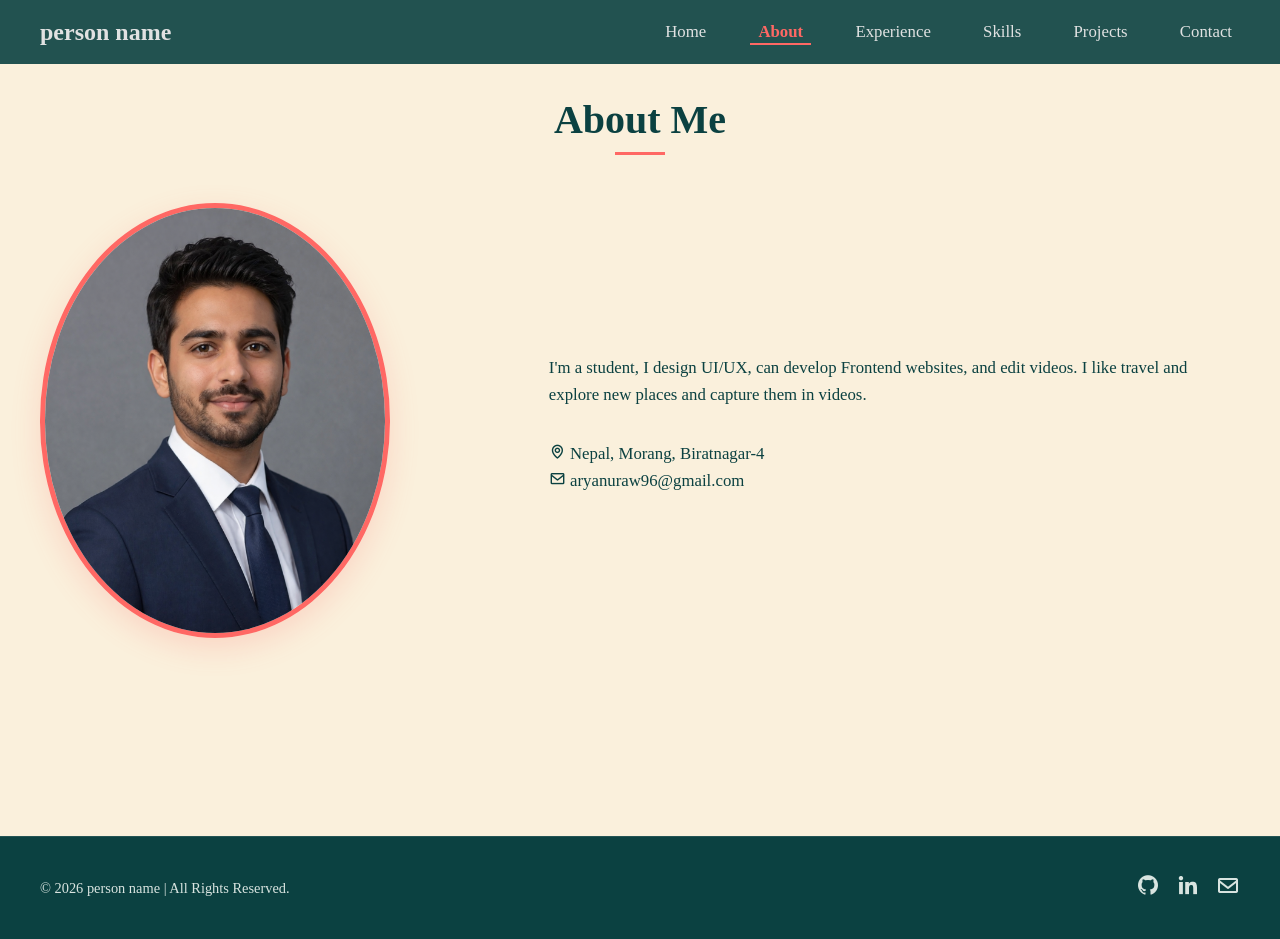
<file: about.html>
<!DOCTYPE html>
<html lang="en">
<head>
    <meta charset="UTF-8">
    
    <meta name="viewport" content="width=device-width, initial-scale=1.0">
    <meta name="description" content="About Aryan Uraw, Frontend Developer, UI/UX Designer, and Video Editor based in Nepal.">
    <meta name="keywords" content="Aryan Uraw, about me, frontend developer, UI/UX designer, web developer, video editor, portfolio">
    <meta name="author" content="Aryan Uraw">
    <meta name="robots" content="index, follow">
    <title>About | Aryan Uraw</title>

    <link href="https://fonts.googleapis.com/css2?family=Poppins:wght@300;400;500;600;700&display=swap" rel="stylesheet">

    <link href='https://unpkg.com/boxicons@2.1.4/css/boxicons.min.css' rel='stylesheet'>

    <link href="https://unpkg.com/aos@2.3.1/dist/aos.css" rel="stylesheet">

    <link rel="stylesheet" href="style.css">
</head>
<body>

    <header class="header">
        <nav class="nav container">
            <a href="index.html" class="nav-logo">person name</a>

            <div class="nav-menu" id="nav-menu">
                <ul class="nav-list">
                    <li><a href="index.html" class="nav-link">Home</a></li>
                    <li><a href="about.html" class="nav-link active">About</a></li>
                    <li><a href="experience.html" class="nav-link">Experience</a></li>
                    <li><a href="skills.html" class="nav-link">Skills</a></li>
                    <li><a href="projects.html" class="nav-link">Projects</a></li>
                    <li><a href="contact.html" class="nav-link">Contact</a></li>
                </ul>
                <div class="nav-close" id="nav-close">
                    <i class='bx bx-x'></i>
                </div>
            </div>

            <div class="nav-toggle" id="nav-toggle">
                <i class='bx bx-menu'></i>
            </div>
        </nav>
    </header>


    <main class="main">
        <section class="about" id="about">
            <div class="container">
                <h2 class="section-title" data-aos="fade-up">About Me</h2>
                <div class="about-container grid">
                    <div class="about-image" data-aos="fade-right">
                        <img src="20260204_193103.jpg.jpeg" alt="Aryan Uraw Profile Picture">
                    </div>
                    <div class="about-data" data-aos="fade-left">
                        <p class="about-description">
                            I'm a student, I design UI/UX, can develop Frontend websites, and edit videos. 
                            I like travel and explore new places and capture them in videos.
                        </p>
                      
                            <div>
                                <i class='bx bx-map'></i>
                                <span>Nepal, Morang, Biratnagar-4</span>
                            </div>
                            <div>
                                <i class='bx bx-envelope'></i>
                                <span>aryanuraw96@gmail.com</span>
                            </div>
                        </div>
                    </div>
                </div>
            </div>
        </section>
    </main>

    <footer class="footer">
        <div class="container">
            <div class="footer-content">
                <p>&copy; 2026 person name | All Rights Reserved.</p>
                <div class="footer-socials">
                    <a href="https://github.com/personname" class="social-link"><i class='bx bxl-github'></i></a>
                    <a href="https://www.linkedin.com/in/personname" class="social-link"><i class='bx bxl-linkedin'></i></a>
                    <a href="mailto:personname@gmail.com" class="social-link"><i class='bx bx-envelope'></i></a>
                </div>
            </div>
        </div>
    </footer>

    <script src="https://unpkg.com/aos@2.3.1/dist/aos.js"></script>
    <script src="script.js"></script>

</body>
</html>
</file>
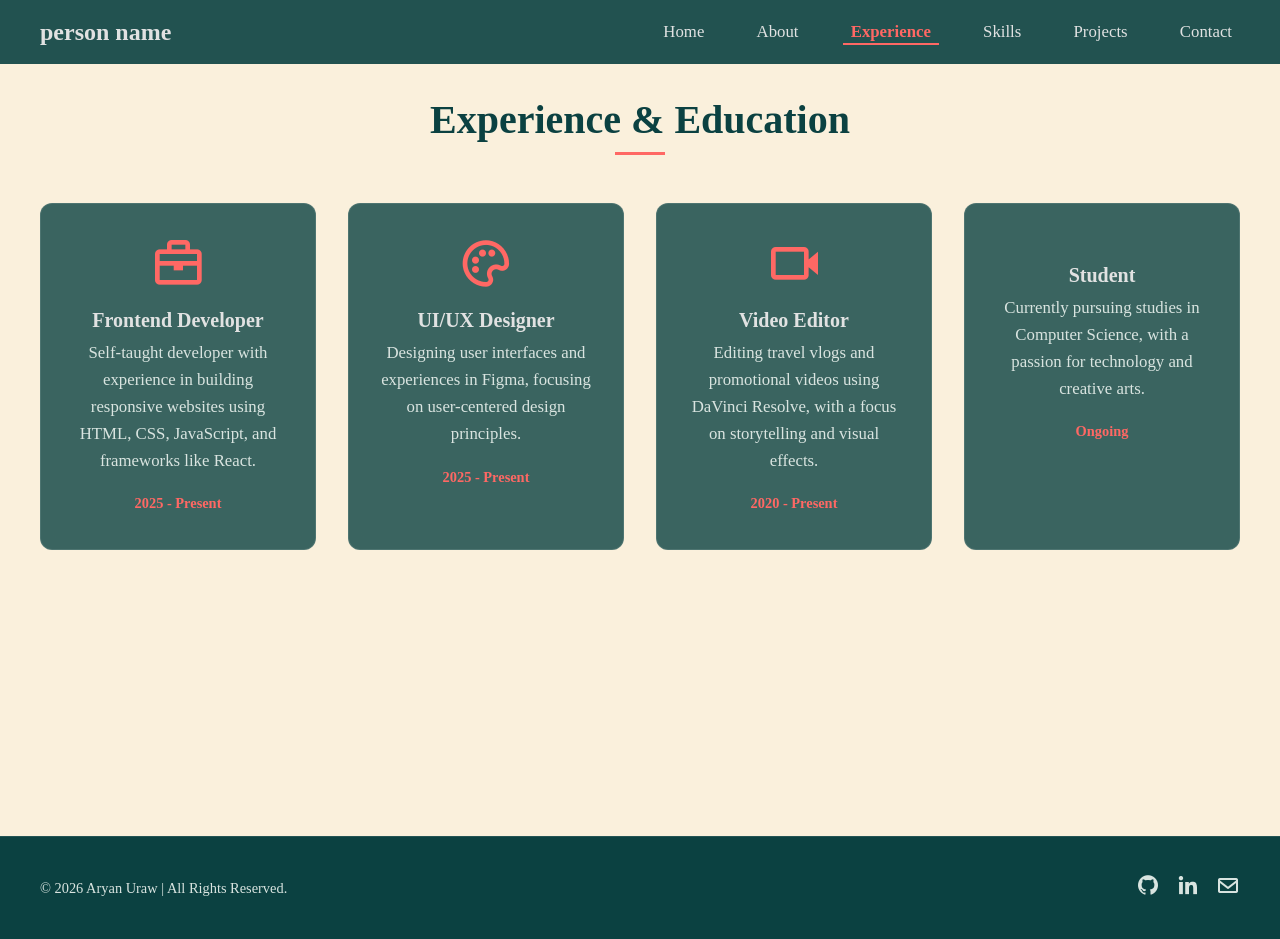
<file: experience.html>
<!DOCTYPE html>
<html lang="en">
<head>
    <meta charset="UTF-8">
    
    <meta name="viewport" content="width=device-width, initial-scale=1.0">
    <meta name="description" content="Experience and Education of Aryan Uraw, Frontend Developer, UI/UX Designer, and Video Editor.">
    <meta name="keywords" content="Aryan Uraw, experience, education, frontend developer, UI/UX designer, video editor, portfolio">
    <meta name="author" content="Aryan Uraw">
    <meta name="robots" content="index, follow">
    <title>Experience | person name</title>

    <link href="https://fonts.googleapis.com/css2?family=Poppins:wght@300;400;500;600;700&display=swap" rel="stylesheet">

    <link href='https://unpkg.com/boxicons@2.1.4/css/boxicons.min.css' rel='stylesheet'>

    <link href="https://unpkg.com/aos@2.3.1/dist/aos.css" rel="stylesheet">

    <link rel="stylesheet" href="style.css">
</head>
<body>

    <header class="header">
        <nav class="nav container">
            <a href="index.html" class="nav-logo">person name</a>

            <div class="nav-menu" id="nav-menu">
                <ul class="nav-list">
                    <li><a href="index.html" class="nav-link">Home</a></li>
                    <li><a href="about.html" class="nav-link">About</a></li>
                    <li><a href="experience.html" class="nav-link active">Experience</a></li>
                    <li><a href="skills.html" class="nav-link">Skills</a></li>
                    <li><a href="projects.html" class="nav-link">Projects</a></li>
                    <li><a href="contact.html" class="nav-link">Contact</a></li>
                </ul>
                <div class="nav-close" id="nav-close">
                    <i class='bx bx-x'></i>
                </div>
            </div>

            <div class="nav-toggle" id="nav-toggle">
                <i class='bx bx-menu'></i>
            </div>
        </nav>
    </header>


    <main class="main">
        <section class="experience" id="experience">
            <div class="container">
                <h2 class="section-title" data-aos="fade-up">Experience & Education</h2>
                <div class="experience-container grid">
                    <div class="experience-card glass-card" data-aos="fade-up" data-aos-delay="100">
                        <i class='bx bx-briefcase'></i>
                        <h3>Frontend Developer</h3>
                        <p>Self-taught developer with experience in building responsive websites using HTML, CSS, JavaScript, and frameworks like React.</p>
                        <span class="experience-date">2025 - Present</span>
                    </div>
                    <div class="experience-card glass-card" data-aos="fade-up" data-aos-delay="200">
                        <i class='bx bx-palette'></i>
                        <h3>UI/UX Designer</h3>
                        <p>Designing user interfaces and experiences in Figma, focusing on user-centered design principles.</p>
                        <span class="experience-date">2025 - Present</span>
                    </div>
                    <div class="experience-card glass-card" data-aos="fade-up" data-aos-delay="300">
                        <i class='bx bx-video'></i>
                        <h3>Video Editor</h3>
                        <p>Editing travel vlogs and promotional videos using DaVinci Resolve, with a focus on storytelling and visual effects.</p>
                        <span class="experience-date">2020 - Present</span>
                    </div>
                    <div class="experience-card glass-card" data-aos="fade-up" data-aos-delay="400">
                        <i class='bx bx-graduation'></i>
                        <h3>Student</h3>
                        <p>Currently pursuing studies in Computer Science, with a passion for technology and creative arts.</p>
                        <span class="experience-date">Ongoing</span>
                    </div>
                </div>
            </div>
        </section>
    </main>

    <footer class="footer">
        <div class="container">
            <div class="footer-content">
                <p>&copy; 2026 Aryan Uraw | All Rights Reserved.</p>
                <div class="footer-socials">
                    <a href="https://github.com/aryanuraw9" class="social-link"><i class='bx bxl-github'></i></a>
                    <a href="https://www.linkedin.com/in/aryan-uraw-07130b373" class="social-link"><i class='bx bxl-linkedin'></i></a>
                    <a href="mailto:aryanuraw96@gmail.com" class="social-link"><i class='bx bx-envelope'></i></a>
                </div>
            </div>
        </div>
    </footer>

    <script src="https://unpkg.com/aos@2.3.1/dist/aos.js"></script>
    <script src="script.js"></script>

</body>
</html>
</file>
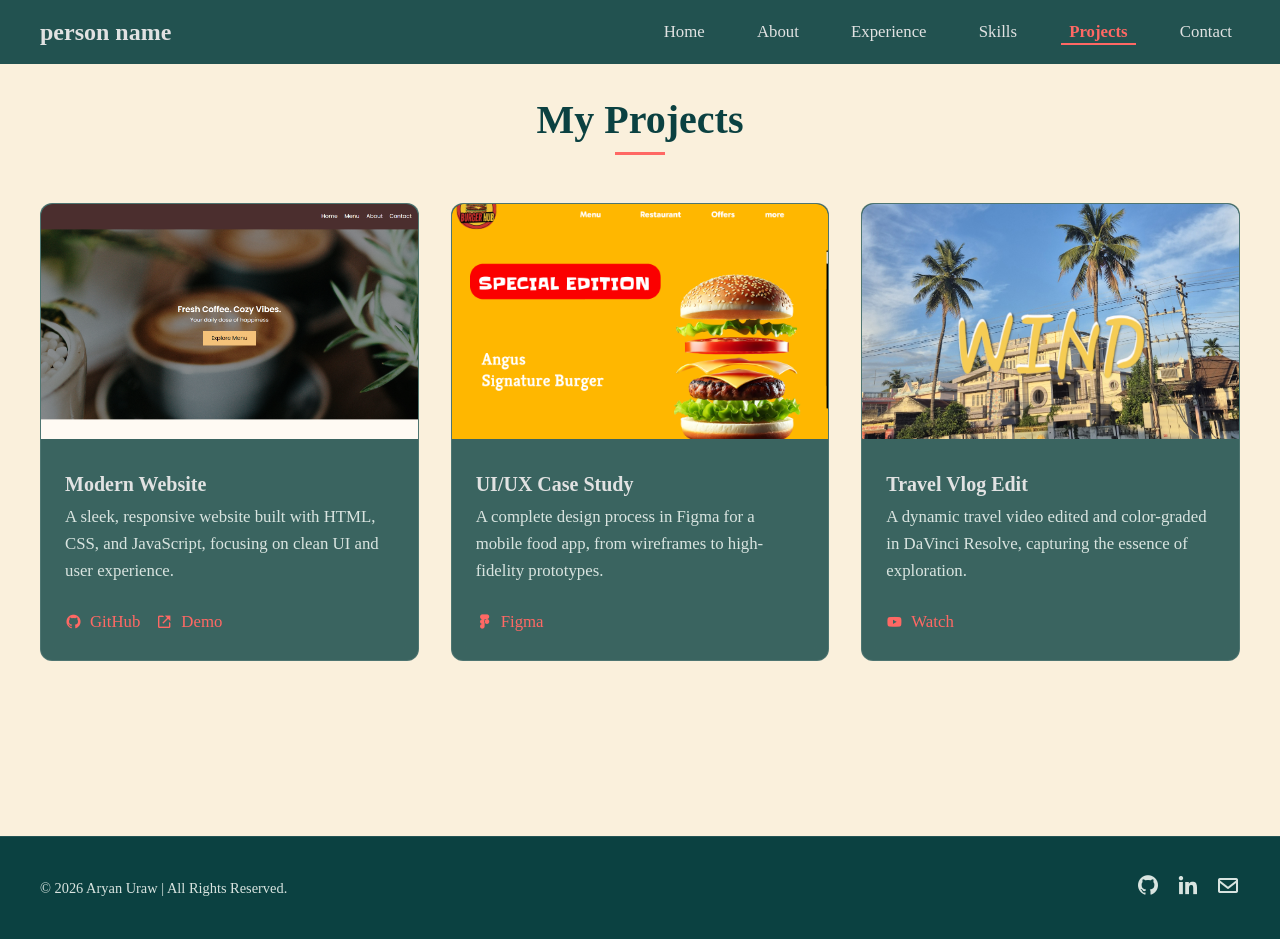
<file: projects.html>
<!DOCTYPE html>
<html lang="en">
<head>
    <meta charset="UTF-8">
    
    <meta name="viewport" content="width=device-width, initial-scale=1.0">
    <meta name="description" content="Projects by Aryan Uraw - Web Development, UI/UX Design, Video Editing work.">
    <meta name="keywords" content="Aryan Uraw, projects, portfolio, web development, UI/UX design, video editor">
    <meta name="author" content="Aryan Uraw">
    <meta name="robots" content="index, follow">
    <title>Projects | person name</title>

    <link href="https://fonts.googleapis.com/css2?family=Poppins:wght=300;400;500;600;700&display=swap" rel="stylesheet">

    <link href='https://unpkg.com/boxicons@2.1.4/css/boxicons.min.css' rel='stylesheet'>

    <link href="https://unpkg.com/aos@2.3.1/dist/aos.css" rel="stylesheet">

    <link rel="stylesheet" href="style.css">
</head>
<body>

    <header class="header">
        <nav class="nav container">
            <a href="index.html" class="nav-logo">person name</a>

            <div class="nav-menu" id="nav-menu">
                <ul class="nav-list">
                    <li><a href="index.html" class="nav-link">Home</a></li>
                    <li><a href="about.html" class="nav-link">About</a></li>
                    <li><a href="experience.html" class="nav-link">Experience</a></li>
                    <li><a href="skills.html" class="nav-link">Skills</a></li>
                    <li><a href="projects.html" class="nav-link active">Projects</a></li>
                    <li><a href="contact.html" class="nav-link">Contact</a></li>
                </ul>
                <div class="nav-close" id="nav-close">
                    <i class='bx bx-x'></i>
                </div>
            </div>

            <div class="nav-toggle" id="nav-toggle">
                <i class='bx bx-menu'></i>
            </div>
        </nav>
    </header>


    <main class="main">
        <section class="projects" id="projects">
            <div class="container">
                <h2 class="section-title" data-aos="fade-up">My Projects</h2>
                <div class="projects-container grid">

                    <div class="project-card glass-card" data-aos="fade-up" data-aos-delay="100">
                        <img src="Screenshot 2026-01-18 084417.png" alt="Project 1 Thumbnail">
                        <h3>Modern Website</h3>
                        <p>A sleek, responsive website built with HTML, CSS, and JavaScript, focusing on clean UI and user experience.</p>
                        <div class="project-links">
                            <a href="https://github.com/aryanuraw9/LFCcafe.git" target="_blank"><i class='bx bxl-github'></i> GitHub</a>
                            <a href="https://aryanuraw9.github.io/LFCcafe/" target="_blank"><i class='bx bx-link-external'></i> Demo</a>
                        </div>
                    </div>

                    <div class="project-card glass-card" data-aos="fade-up" data-aos-delay="200">
                        <img src="Screenshot 2025-11-02 181913.png" alt="Project 2 Thumbnail">
                        <h3>UI/UX Case Study</h3>
                        <p>A complete design process in Figma for a mobile food app, from wireframes to high-fidelity prototypes.</p>
                        <div class="project-links">
                            <a href="https://www.figma.com/proto/3H4j9sF7Uh7vWhWapGfc9f/Burger-HUb?page-id=0%3A1&node-id=4-75&p=f&viewport=487%2C25%2C0.24&t=iqNwsaYh4i2EvW4x-1&scaling=min-zoom&content-scaling=fixed&starting-point-node-id=4%3A75" target="_blank"><i class='bx bxl-figma'></i> Figma</a>
                        </div>
                    </div>

                    <div class="project-card glass-card" data-aos="fade-up" data-aos-delay="300">
                        <img src="20250814_175754[1].jpg" alt="Project 3 Thumbnail">
                        <h3>Travel Vlog Edit</h3>
                        <p>A dynamic travel video edited and color-graded in DaVinci Resolve, capturing the essence of exploration.</p>
                        <div class="project-links">
                            <a href="#" target="_blank"><i class='bx bxl-youtube'></i> Watch</a>
                        </div>
                    </div>

                </div>
            </div>
        </section>
    </main>

    <footer class="footer">
        <div class="container">
            <div class="footer-content">
                <p>&copy; 2026 Aryan Uraw | All Rights Reserved.</p>
                <div class="footer-socials">
                    <a href="https://github.com/aryanuraw9" class="social-link"><i class='bx bxl-github'></i></a>
                    <a href="https://www.linkedin.com/in/aryan-uraw-07130b373" class="social-link"><i class='bx bxl-linkedin'></i></a>
                    <a href="mailto:aryanuraw96@gmail.com" class="social-link"><i class='bx bx-envelope'></i></a>
                </div>
            </div>
        </div>
    </footer>

    <script src="https://unpkg.com/aos@2.3.1/dist/aos.js"></script>
    <script src="script.js"></script>

</body>
</html>
</file>
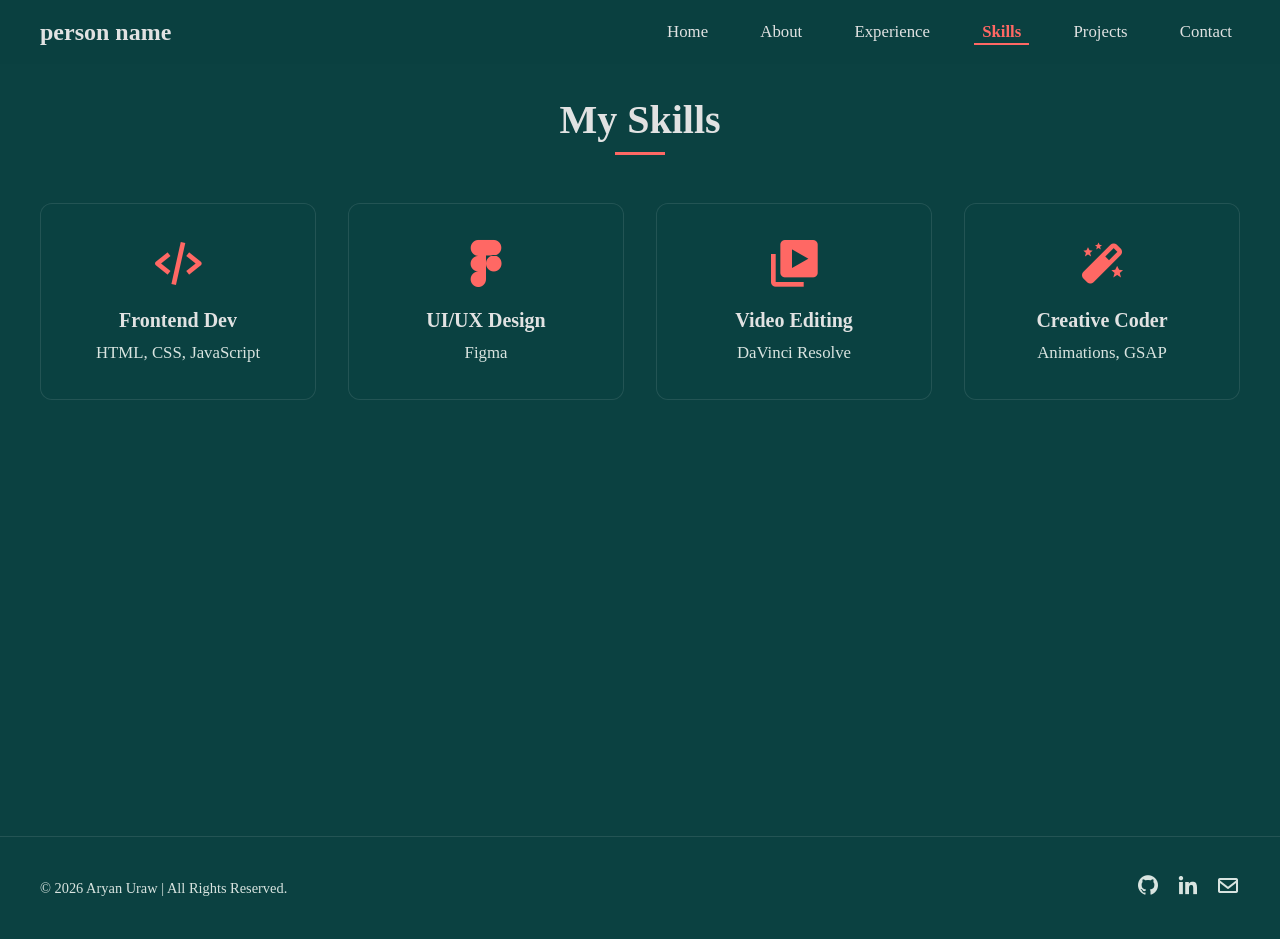
<file: skills.html>
<!DOCTYPE html>
<html lang="en">
<head>
    <meta charset="UTF-8">
    
    <meta name="viewport" content="width=device-width, initial-scale=1.0">
    <meta name="description" content="Skills of Aryan Uraw - Frontend Development, UI/UX Design, Video Editing.">
    <meta name="keywords" content="Aryan Uraw, skills, frontend developer, UI/UX designer, video editor, portfolio">
    <meta name="author" content="Aryan Uraw">
    <meta name="robots" content="index, follow">
    <title>Skills | person name</title>

    <link href="https://fonts.googleapis.com/css2?family=Poppins:wght@300;400;500;600;700&display=swap" rel="stylesheet">

    <link href='https://unpkg.com/boxicons@2.1.4/css/boxicons.min.css' rel='stylesheet'>

    <link href="https://unpkg.com/aos@2.3.1/dist/aos.css" rel="stylesheet">

    <link rel="stylesheet" href="style.css">
</head>
<body>

    <header class="header">
        <nav class="nav container">
            <a href="index.html" class="nav-logo">person name</a>

            <div class="nav-menu" id="nav-menu">
                <ul class="nav-list">
                    <li><a href="index.html" class="nav-link">Home</a></li>
                    <li><a href="about.html" class="nav-link">About</a></li>
                    <li><a href="experience.html" class="nav-link">Experience</a></li>
                    <li><a href="skills.html" class="nav-link active">Skills</a></li>
                    <li><a href="projects.html" class="nav-link">Projects</a></li>
                    <li><a href="contact.html" class="nav-link">Contact</a></li>
                </ul>
                <div class="nav-close" id="nav-close">
                    <i class='bx bx-x'></i>
                </div>
            </div>

            <div class="nav-toggle" id="nav-toggle">
                <i class='bx bx-menu'></i>
            </div>
        </nav>
    </header>


    <main class="main">
        <section class="skills" id="skills">
            <div class="container">
                <h2 class="section-title" data-aos="fade-up">My Skills</h2>
                <div class="skills-container grid">
                    
                    <div class="skill-card glass-card" data-aos="fade-up" data-aos-delay="100">
                        <i class='bx bx-code-alt'></i>
                        <h3>Frontend Dev</h3>
                        <p>HTML, CSS, JavaScript</p>
                    </div>

                    <div class="skill-card glass-card" data-aos="fade-up" data-aos-delay="200">
                        <i class='bx bxl-figma'></i>
                        <h3>UI/UX Design</h3>
                        <p>Figma</p>
                    </div>

                    <div class="skill-card glass-card" data-aos="fade-up" data-aos-delay="300">
                        <i class='bx bxs-videos'></i>
                        <h3>Video Editing</h3>
                        <p>DaVinci Resolve</p>
                    </div>

                    <div class="skill-card glass-card" data-aos="fade-up" data-aos-delay="400">
                        <i class='bx bxs-magic-wand'></i>
                        <h3>Creative Coder</h3>
                        <p>Animations, GSAP</p>
                    </div>
                </div>
            </div>
        </section>
    </main>

    <footer class="footer">
        <div class="container">
            <div class="footer-content">
                <p>&copy; 2026 Aryan Uraw | All Rights Reserved.</p>
                <div class="footer-socials">
                    <a href="https://github.com/aryanuraw9" class="social-link"><i class='bx bxl-github'></i></a>
                    <a href="https://www.linkedin.com/in/aryan-uraw-07130b373" class="social-link"><i class='bx bxl-linkedin'></i></a>
                    <a href="mailto:aryanuraw96@gmail.com" class="social-link"><i class='bx bx-envelope'></i></a>
                </div>
            </div>
        </div>
    </footer>

    <script src="https://unpkg.com/aos@2.3.1/dist/aos.js"></script>
    <script src="script.js"></script>

</body>
</html>
</file>
<file: style.css>
/* ======== GOOGLE FONT: POPPINS ======== */
@import url('https://fonts.googleapis.com/css2?family=Poppins:wght@300;400;500;600;700&display=swap');

/* ======== CSS VARIABLES (New Sophisticated Palette) ======== */
:root {
    /* New Palette Colors */
    --bg-color: #faf0dc;         /* Main Background: Cream/Ecru */
    --secondary-bg-color: #0b4141; /* Semi-Background: Deep Teal */
    --primary-color: #ff6864;    /* Buttons/Accent: Coral/Red */
    
    /* Text Colors */
    --main-bg-text-color: #1f3044; /* Hero Text: Deep Navy */
    --text-color: #e1e2e2;         /* General Text: Light Gray */
    --text-color-secondary: #D9E4E0; /* Subdued text (light blue kept for contrast) */

    /* Glass/Card adapted for dark semi-background */
    --card-bg-color: rgba(11, 65, 65, 0.8); /* Semi-transparent Deep Teal */
    --glass-border-color: rgba(255, 255, 255, 0.1);
    --shadow-color: rgba(0, 0, 0, 0.15); /* Lighter shadow for a lighter background */

    /* Responsive Typography */
    --h1-size: clamp(2rem, 6vw, 3.5rem);
    --h2-size: clamp(1.75rem, 4vw, 2.5rem);
    --h3-size: clamp(1.1rem, 2.5vw, 1.25rem);
    --body-size: clamp(0.95rem, 1.8vw, 1.05rem);

    /* Other */
    --header-height: 4rem;
    --border-radius: 12px;
}

/* ======== BASE & RESET ======== */
* {
    margin: 0;
    padding: 0;
    box-sizing: border-box;
}

html {
    scroll-behavior: smooth;
}

body {
    font-family: var(--font-family);
    background-color: var(--bg-color);
    color: var(--secondary-bg-color); /* General text is dark unless on a dark background */
    line-height: 1.6;
    font-size: var(--body-size);
    overflow-x: hidden;
}

h1, h2, h3 {
    font-weight: 600;
    line-height: 1.2;
}

ul {
    list-style: none;
}

a {
    text-decoration: none;
    color: var(--primary-color);
    transition: color 0.3s ease;
}

a:hover {
    color: var(--secondary-bg-color); /* Dark hover on light sections */
}

.nav-link.active {
    color: var(--primary-color);
    font-weight: 600;
    position: relative;
}

.nav-link.active::after {
    content: '';
    position: absolute;
    bottom: -4px;
    left: 0;
    width: 100%;
    height: 2px;
    background-color: var(--primary-color);
}

.main {
    min-height: calc(100vh - var(--header-height));
    display: flex;
    flex-direction: column;
}

.main > *:last-child {
    flex-grow: 1;
}

img {
    max-width: 100%;
    height: auto;
}

/* ======== REUSABLE CLASSES ======== */
.container {
    max-width: 1440px;
    margin-left: auto;
    margin-right: auto;
    padding-left: clamp(1rem, 5%, 2.5rem);
    padding-right: clamp(1rem, 5%, 2.5rem);
    width: 100%;
}

.grid {
    display: grid;
    gap: clamp(1rem, 3vw, 2rem);
}

.section {
    padding: 6rem 0 2rem;
}

.section-title {
    font-size: var(--h2-size);
    text-align: center;
    margin-bottom: 3rem;
    color: var(--secondary-bg-color); /* Title color for light background */
}

.section-title::after {
    content: '';
    display: block;
    width: 50px;
    height: 3px;
    background-color: var(--primary-color);
    margin: 0.5rem auto 0;
}

.btn {
    display: inline-block;
    background: var(--primary-color);
    color: #fff; /* White text on coral button */
    padding: 0.75rem 1.5rem;
    border-radius: 8px;
    font-weight: 600;
    transition: transform 0.3s ease, box-shadow 0.3s ease;
    border: none;
    cursor: pointer;
}

.btn:hover {
    transform: translateY(-3px);
    box-shadow: 0 5px 15px rgba(255, 104, 100, 0.4);
    color: #fff;
}

.glass-card {
    background: var(--card-bg-color);
    border: 1px solid var(--glass-border-color);
    backdrop-filter: blur(10px);
    -webkit-backdrop-filter: blur(10px);
    border-radius: var(--border-radius);
    padding: 2rem;
    /* Card content is on a dark background, so text is light */
    color: var(--text-color); 
    transition: transform 0.3s ease, box-shadow 0.3s ease;
}

.glass-card:hover {
    transform: translateY(-5px);
    box-shadow: 0 10px 20px var(--shadow-color);
}

/* ======== HEADER / NAV ======== */
.header {
    width: 100%;
    position: fixed;
    top: 0;
    left: 0;
    z-index: 100;
    /* Use semi-transparent dark teal */
    background-color: rgba(11, 65, 65, 0.9); 
    backdrop-filter: blur(10px);
    -webkit-backdrop-filter: blur(10px);
    transition: box-shadow 0.3s ease;
}

.header-scrolled {
    box-shadow: 0 2px 10px rgba(0, 0, 0, 0.2);
}

.nav {
    height: var(--header-height);
    display: flex;
    justify-content: space-between;
    align-items: center;
}

.nav-logo {
    font-size: 1.5rem;
    font-weight: 700;
    color: var(--text-color); /* Light on dark header */
    transition: color 0.3s ease;
}

.nav-logo:hover {
    color: var(--primary-color);
}

.nav-link {
    color: var(--text-color); /* Light on dark header */
    font-weight: 500;
    padding: 0 0.5rem;
    position: relative;
}

.nav-link::after {
    content: '';
    position: absolute;
    bottom: -5px;
    left: 0;
    width: 0;
    height: 2px;
    background-color: var(--primary-color);
    transition: width 0.3s ease;
}

.nav-link:hover,
.nav-link.active-link {
    color: var(--primary-color);
}

.nav-link:hover::after,
.nav-link.active-link::after {
    width: 100%;
}

.nav-list li {
    display: inline-block;
    margin-left: 2rem;
}

.nav-toggle, .nav-close {
    font-size: 1.5rem;
    cursor: pointer;
    display: none;
    color: var(--text-color);
}

/* ======== HERO SECTION (3D MODIFIED) ======== */
.home {
    min-height: 100vh;
    display: flex;
    align-items: center;
    position: relative;
    overflow: hidden;   
    perspective: 1500px;
}

.home-bg-video {
    position: absolute;
    top: 50%;
    left: 50%;
    transform: translate(-50%, -50%);
    min-width: 100%;
    min-height: 100%;
    width: auto;
    height: auto;
    object-fit: cover;
    z-index: -2;
}

.home-video-overlay {
    position: absolute;
    top: 0;
    left: 0;
    width: 100%;
    height: 100%;
    /* Dark overlay, use deep navy for overlay color */
    background-color: rgba(31, 48, 68, 0.75); 
    z-index: -1; 
}

.home-container {
    padding-top: var(--header-height);
}

.home-content {
    max-width: 600px;
    transform-style: preserve-3d;
    transition: transform 0.1s linear;
}

.home-content h1 {
    font-size: var(--h1-size);
    /* NEW: Main background text color */
    color: var(--main-bg-text-color); 
    margin-bottom: 0.5rem;
    transform: translateZ(60px);
}

.home-subtitle {
    font-size: var(--h3-size);
    color: var(--primary-color); /* Primary accent for subtitle */
    margin-bottom: 1rem;
    height: 2rem;
    transform: translateZ(50px);
}

.home-description {
    font-size: 1.1rem;
    /* NEW: Use the main background text color */
    color: var(--main-bg-text-color); 
    margin-bottom: 2rem;
    transform: translateZ(40px);
}

/* Make button pop out the most on the card */
.home-content .btn {
    transform: translateZ(70px);
}

.home-image {
    display: flex;
    justify-content: center;
    align-items: center;
}

.home-image img {
    border-radius: 50%;
    border: 6px solid var(--primary-color);
    width: 320px;
    height: 320px;
    object-fit: cover;
    box-shadow: 0 20px 50px rgba(255, 104, 100, 0.3);
    animation: float 6s ease-in-out infinite;
}

@keyframes float {
    0% {
        transform: translateY(0px);
    }
    50% {
        transform: translateY(-20px);
    }
    100% {
        transform: translateY(0px);
    }
}

/* Typing cursor animation */
.typing-text {
    border-right: 2px solid var(--primary-color);
    animation: blink 0.75s step-end infinite;
}

@keyframes blink {
    from, to { border-color: transparent }
    50% { border-color: var(--primary-color) }
}

/* ======== ABOUT SECTION ======== */
.about {
    background-color: var(--bg-color); /* Main background */
    padding-top: 6rem;
    padding-bottom: 6rem;
}

.about-container {
    grid-template-columns: 1fr 1.5fr;
    align-items: center;
    gap: 3rem;
}

.about-image img {
    border-radius: 50%;
    border: 5px solid var(--primary-color);
    max-width: 350px;
    width: 100%;
    box-shadow: 0 10px 30px rgba(255, 104, 100, 0.2);
}

.about-description {
    margin-bottom: 2rem;
    font-size: 1.05rem;
    color: var(--secondary-bg-color); /* Dark text on light background */
}

.about-info div {
    display: flex;
    align-items: center;
    gap: 0.75rem;
    margin-bottom: 1rem;
    color: var(--secondary-bg-color); /* Dark text on light background */
}

.about-info i {
    font-size: 1.5rem;
    color: var(--primary-color);
}

/* ======== EXPERIENCE SECTION ======== */
.experience {
    background-color: var(--bg-color);
    padding-top: 6rem;
    padding-bottom: 6rem;
}

.experience .section-title {
    color: var(--secondary-bg-color);
}

.experience-container {
    grid-template-columns: repeat(auto-fit, minmax(250px, 1fr));
    gap: 2rem;
}

.experience-card {
    text-align: center;
    position: relative;
}

.experience-card i {
    font-size: 3.5rem;
    color: var(--primary-color);
    margin-bottom: 1rem;
}

.experience-card h3 {
    font-size: var(--h3-size);
    margin-bottom: 0.5rem;
    color: var(--text-color);
}

.experience-card p {
    color: var(--text-color-secondary);
    margin-bottom: 1rem;
}

.experience-date {
    font-size: 0.9rem;
    color: var(--primary-color);
    font-weight: 600;
}

/* ======== SKILLS SECTION ======== */
.skills {
    /* Set to semi-background to ensure skill cards stand out */
    background-color: var(--secondary-bg-color); 
    padding-top: 6rem;
    padding-bottom: 6rem;
}

.skills .section-title {
    color: var(--text-color); /* Light title on dark section */
}

.skills-container {
    grid-template-columns: repeat(auto-fit, minmax(200px, 1fr));
    gap: 2rem;
}

.skill-card {
    text-align: center;
    /* Text color inside glass card is already set to var(--text-color) (light) */
}

.skill-card i {
    font-size: 3.5rem;
    color: var(--primary-color);
    margin-bottom: 1rem;
}

.skill-card h3 {
    font-size: var(--h3-size);
    margin-bottom: 0.5rem;
    color: var(--text-color); 
}

.skill-card p {
    color: var(--text-color-secondary);
}

/* ======== PROJECTS SECTION ======== */
.projects {
    /* Alternating background color for distinction */
    background-color: var(--bg-color); 
    padding-top: 6rem;
    padding-bottom: 6rem;
}

.projects .section-title {
    color: var(--secondary-bg-color); /* Dark title on light section */
}

.projects-container {
    grid-template-columns: repeat(auto-fit, minmax(320px, 1fr));
    gap: 2rem;
}

.project-card {
    padding: 0; 
    overflow: hidden;
    /* Text color inside card is light */
}

.project-card img {
    width: 100%;
    aspect-ratio: 16 / 10;
    object-fit: cover;
    border-radius: var(--border-radius) var(--border-radius) 0 0;
    transition: transform 0.3s ease;
}

.project-card:hover img {
    transform: scale(1.05);
}

.project-card h3,
.project-card p,
.project-links {
    padding: 0 1.5rem;
}

.project-card h3 {
    font-size: var(--h3-size);
    color: var(--text-color); /* Light text on dark card */
    margin-top: 1.5rem;
    margin-bottom: 0.5rem;
}

.project-card p {
    color: var(--text-color-secondary);
    margin-bottom: 1.5rem;
}

.project-links {
    margin-bottom: 1.5rem;
    display: flex;
    gap: 1rem;
}

.project-links a {
    display: inline-flex;
    align-items: center;
    gap: 0.5rem;
    font-weight: 500;
}

/* ======== CONTACT SECTION ======== */
.contact {
    background-color: var(--secondary-bg-color);
    padding-top: 6rem;
    padding-bottom: 6rem;
}

.contact .section-title {
    color: var(--text-color); /* Light title on dark section */
}

.contact-container {
    grid-template-columns: 1.5fr 1fr;
    gap: 3rem;
    align-items: flex-start;
}

.form-group {
    margin-bottom: 1.5rem;
}

.contact-form input,
.contact-form textarea {
    width: 100%;
    padding: 1rem;
    border: none;
    border-radius: 8px;
    /* Use a slightly darker teal for form inputs */
    background-color: rgba(0, 0, 0, 0.1); 
    color: var(--text-color);
    font-family: var(--font-family);
    font-size: 1rem;
    border: 1px solid rgba(255, 255, 255, 0.1);
}

.contact-form input::placeholder,
.contact-form textarea::placeholder {
    color: var(--text-color-secondary);
}

.contact-form textarea {
    resize: vertical;
    min-height: 150px;
}

.contact-info p {
    margin-bottom: 2rem;
    font-size: 1.05rem;
    color: var(--text-color); /* Light text on dark section */
}

.contact-socials .social-link {
    display: flex;
    align-items: center;
    gap: 0.75rem;
    font-size: 1.1rem;
    margin-bottom: 1rem;
    font-weight: 500;
    color: var(--text-color); /* Light links on dark section */
}

.contact-socials .social-link:hover {
    color: var(--primary-color);
}

.contact-socials .social-link i {
    font-size: 1.5rem;
}

/* ======== FOOTER ======== */
.footer {
    background-color: var(--secondary-bg-color);
    padding: 2rem 0;
    text-align: center;
    color: var(--text-color-secondary);
    font-size: 0.9rem;
    border-top: 1px solid rgba(255, 255, 255, 0.1);
}

.footer-content {
    display: flex;
    justify-content: space-between;
    align-items: center;
}

.footer-socials {
    display: flex;
    gap: 1rem;
}

.footer-socials .social-link {
    color: var(--text-color-secondary);
    font-size: 1.5rem;
    transition: color 0.3s ease;
}

.footer-socials .social-link:hover {
    color: var(--primary-color);
}

/* ======== SCROLL UP BUTTON ======== */
.scroll-up {
    position: fixed;
    right: 1.5rem;
    bottom: -30%; 
    background-color: var(--primary-color);
    color: #fff; 
    padding: 0.5rem 0.7rem;
    border-radius: 50%;
    font-size: 1.25rem;
    z-index: 50;
    transition: bottom 0.3s ease, transform 0.3s ease;
}

.scroll-up:hover {
    transform: translateY(-3px);
    color: #fff;
}

.show-scroll {
    bottom: 3rem;
}

/* ======== MODAL ======== */
.modal {
    display: none;
    position: fixed;
    z-index: 1000;
    left: 0;
    top: 0;
    width: 100%;
    height: 100%;
    background-color: rgba(0, 0, 0, 0.5);
    backdrop-filter: blur(5px);
}

.modal-content {
    background-color: var(--card-bg-color);
    margin: 15% auto;
    padding: 20px;
    border: 1px solid var(--glass-border-color);
    border-radius: var(--border-radius);
    width: 80%;
    max-width: 400px;
    text-align: center;
    color: var(--text-color);
    box-shadow: 0 10px 30px rgba(0, 0, 0, 0.3);
}

.close {
    color: var(--text-color);
    float: right;
    font-size: 28px;
    font-weight: bold;
    cursor: pointer;
    margin-top: -10px;
}

.close:hover,
.close:focus {
    color: var(--primary-color);
}

/* ======== RESPONSIVE DESIGN (No Color Changes Needed) ======== */

/* Medium Devices (Tablets) */
@media (max-width: 768px) {
    :root {
        --h1-size: 2.5rem;
        --h2-size: 2rem;
    }

    .nav-menu {
        position: fixed;
        top: 0;
        right: -100%;
        width: 100%;
        height: 100vh;
        background-color: var(--secondary-bg-color); /* Dark menu on mobile */
        padding: 6rem 2rem 2rem;
        transition: right 0.4s ease;
        z-index: 100;
    }

    .nav-list {
        display: flex;
        flex-direction: column;
        align-items: center;
        gap: 2rem;
    }

    .nav-link {
        font-size: 1.25rem;
    }

    .nav-close {
        display: block;
        position: absolute;
        top: 1.5rem;
        right: 1.5rem;
        z-index: 101;
        color: var(--text-color);
    }

    .nav-toggle {
        display: flex;
        flex-direction: column;
        gap: 5px;
        padding: 5px;
        cursor: pointer;
        z-index: 102;
        color: var(--text-color);
        transition: transform 0.3s ease;
    }
    
    .nav-toggle span {
        width: 25px;
        height: 3px;
        background-color: var(--text-color);
        border-radius: 2px;
        transition: all 0.3s cubic-bezier(0.68, -0.55, 0.265, 1.55);
        display: block;
    }
    
    .nav-toggle.active span:nth-child(1) {
        transform: translateY(8px) rotate(45deg);
    }
    
    .nav-toggle.active span:nth-child(2) {
        opacity: 0;
        transform: translateX(-20px);
    }
    
    .nav-toggle.active span:nth-child(3) {
        transform: translateY(-8px) rotate(-45deg);
    }
    
    .nav-menu.active {
        right: 0;
    }
    
    .nav-menu.active .nav-list li {
        animation: slideIn 0.4s ease forwards;
        opacity: 0;
        transform: translateX(50px);
    }
    
    .nav-menu.active .nav-list li:nth-child(1) { animation-delay: 0.1s; }
    .nav-menu.active .nav-list li:nth-child(2) { animation-delay: 0.2s; }
    .nav-menu.active .nav-list li:nth-child(3) { animation-delay: 0.3s; }
    .nav-menu.active .nav-list li:nth-child(4) { animation-delay: 0.4s; }
    .nav-menu.active .nav-list li:nth-child(5) { animation-delay: 0.5s; }
    .nav-menu.active .nav-list li:nth-child(6) { animation-delay: 0.6s; }

    @keyframes slideIn {
        to {
            opacity: 1;
            transform: translateX(0);
        }
    }

    .home-content {
        text-align: center;
        transform: none; 
    }
    .home-content h1,
    .home-content .home-subtitle,
    .home-content .home-description,
    .home-content .btn {
        transform: none; 
    }


    .about-container {
        grid-template-columns: 1fr;
        text-align: center;
    }

    .about-image {
        margin: 0 auto;
    }

    .about-info {
        justify-content: center;
    }
    .about-info div {
        justify-content: center;
    }

    .contact-container {
        grid-template-columns: 1fr;
    }

    .footer-content {
        flex-direction: column;
        gap: 1rem;
    }
}

/* Small Devices (Phones) */
@media (max-width: 576px) {
    .home-content h1 {
        font-size: 2.2rem;
    }
    .home-subtitle {
        font-size: 1.1rem;
        height: 1.5rem;
    }
    .home-description {
        font-size: 1rem;
    }

    .projects-container {
        grid-template-columns: 1fr;
    }

    .scroll-up {
        right: 1rem;
        bottom: -30%;
    }
    .show-scroll {
        bottom: 1.5rem;
    }
}
</file>
